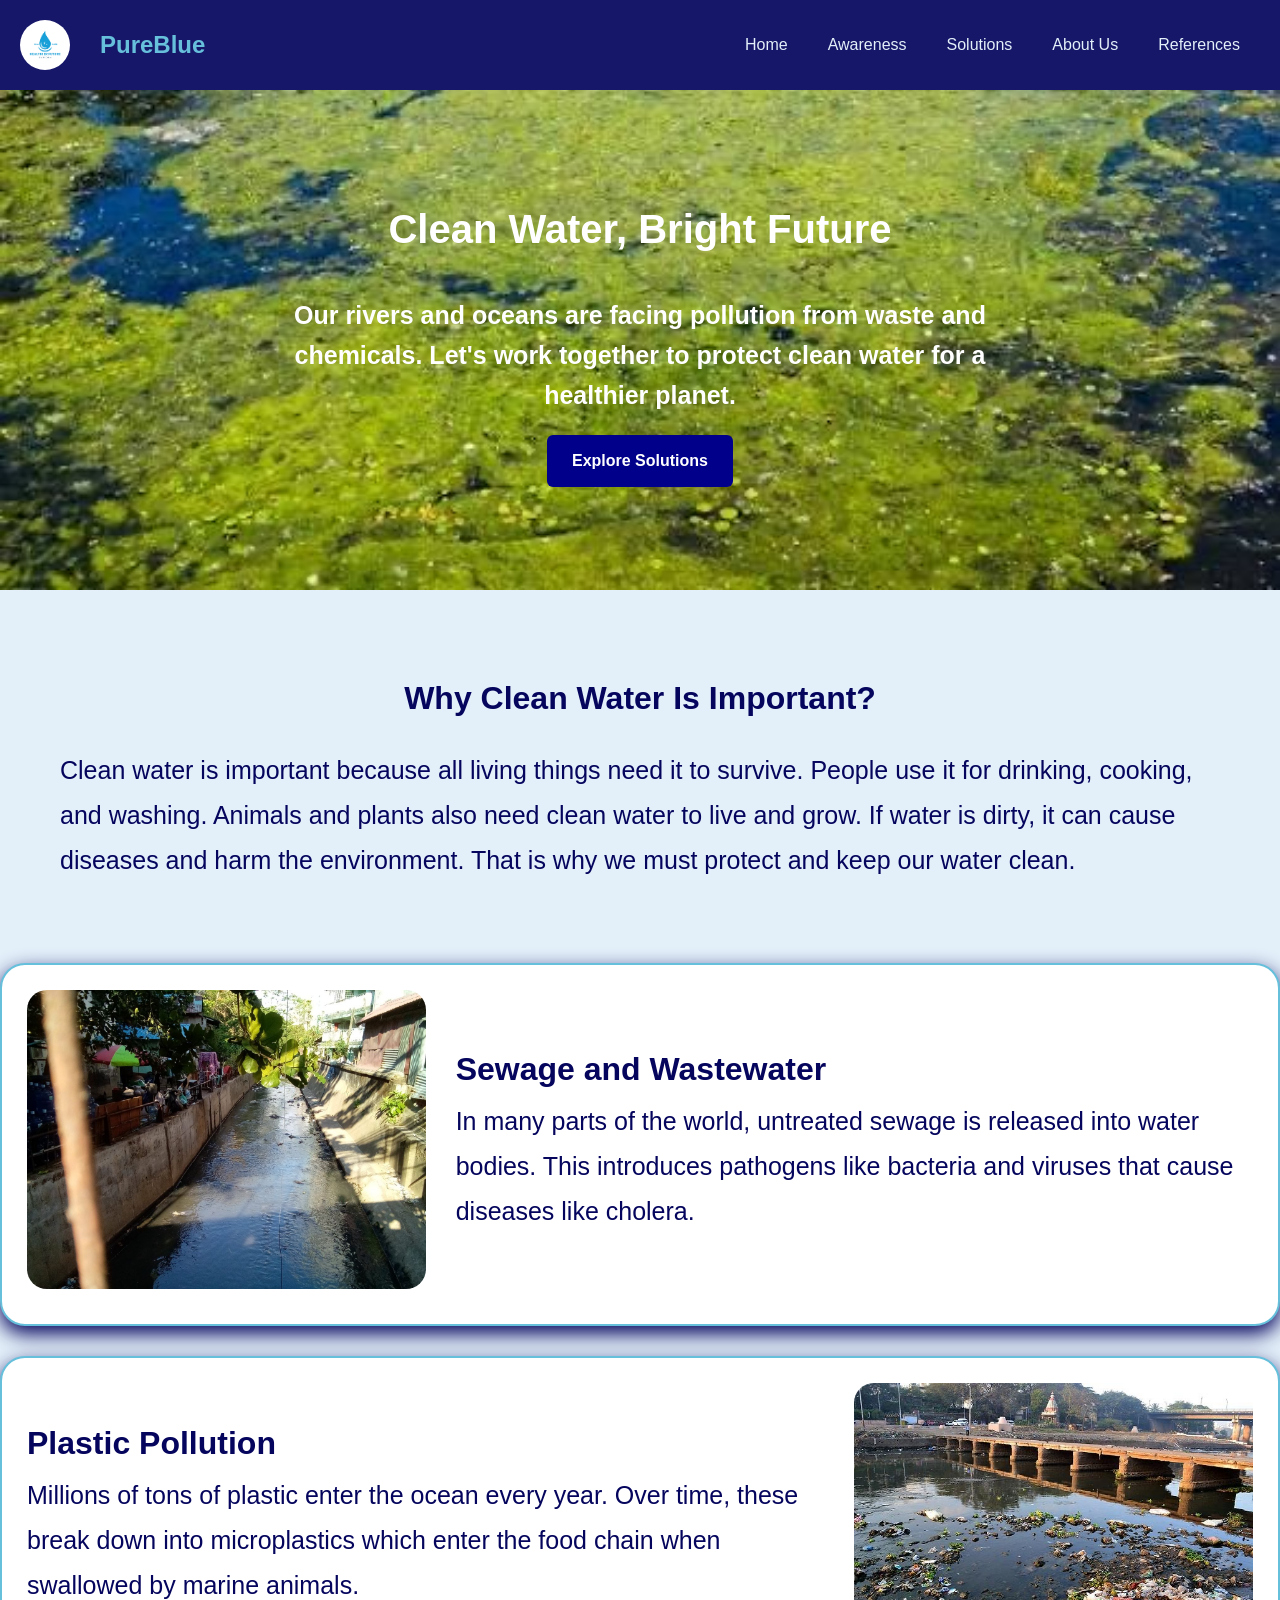
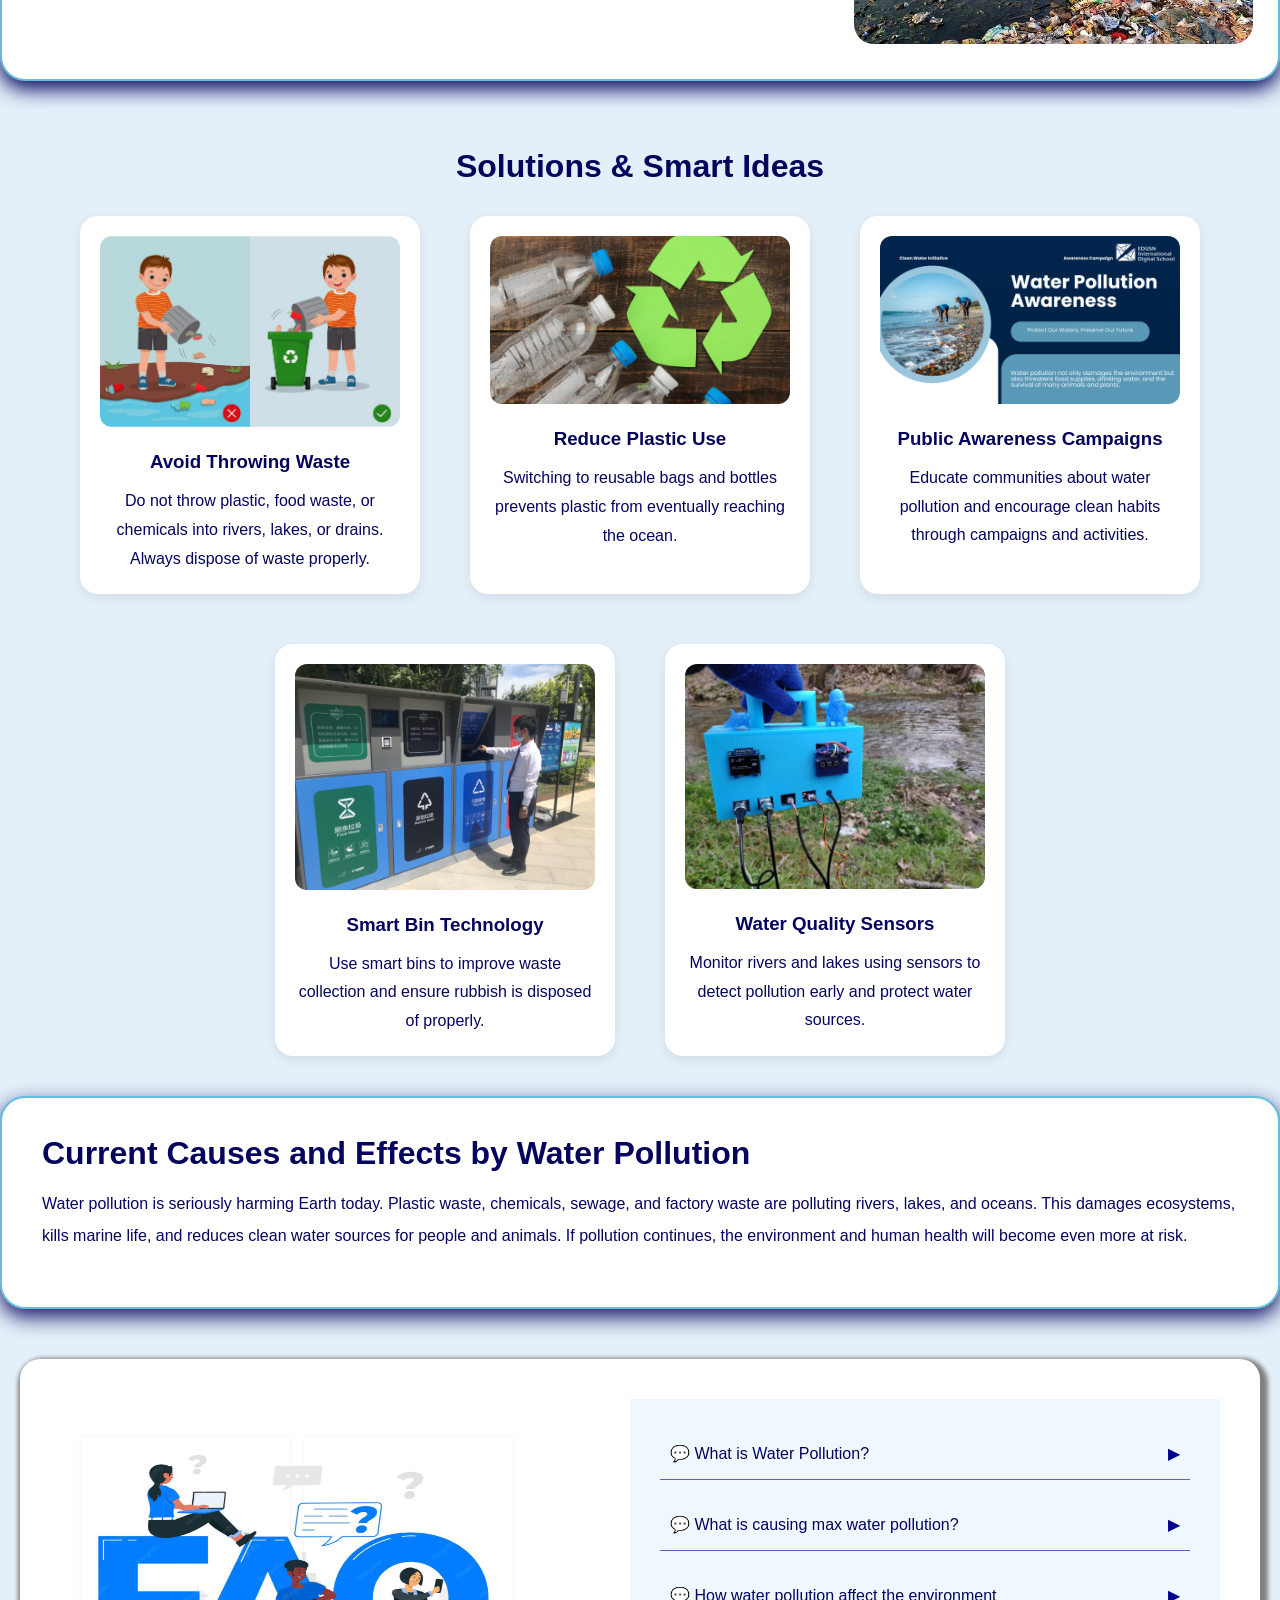
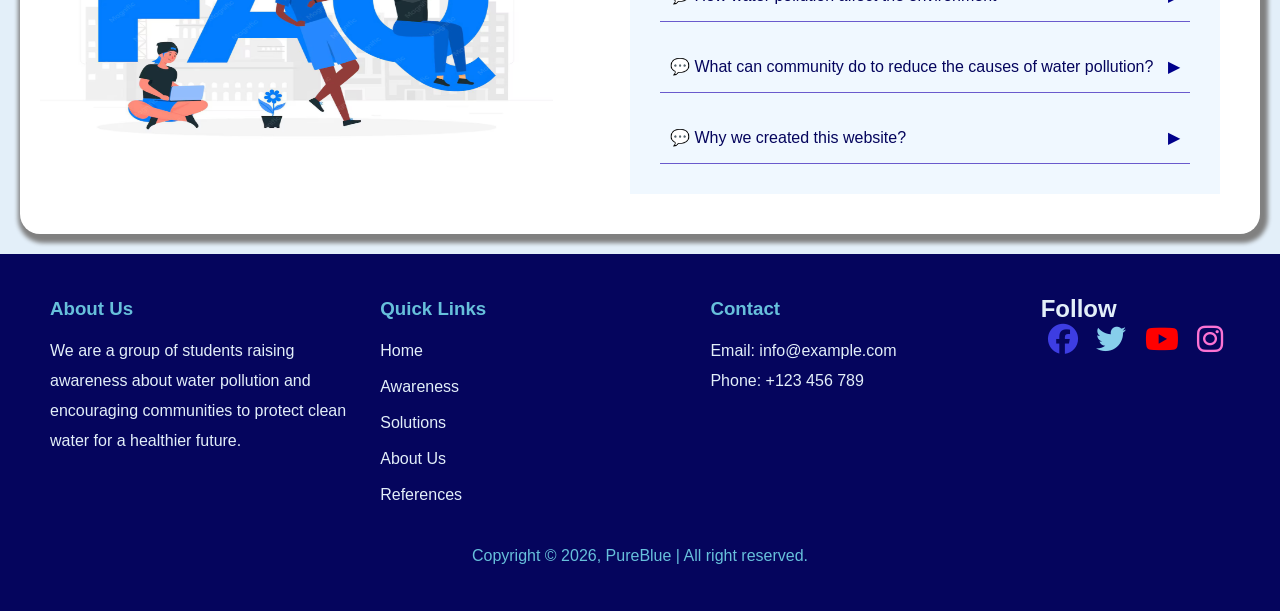
<file: index.html>
<!DOCTYPE html>
<html lang="en">
<head>
<meta charset="UTF-8">
<meta name="viewport" content="width=device-width, initial-scale=1.0">
<title>Homepage Draft</title>

<!-- External CSS File -->
<link rel="icon" href="Photo/logo.png">
<link rel="stylesheet" href="style.css">
<link rel="stylesheet" href="https://cdnjs.cloudflare.com/ajax/libs/font-awesome/6.5.0/css/all.min.css">
<link rel="menu" href="2.awareness.html">
<link rel="menu" href="3.solution.html">
<link rel="menu" href="4.aboutus.html">
<link rel="menu" href="5.reference.html">

</head>
<body>
<!-- Header -->
    <div class="navbar">
        <div class="logo">
            <img src="Photo/logo.png" alt="Logo">
            <h2>PureBlue</h2>
        </div>
        <ul type="none" class="menu">
            <li><a href="index.html">Home</a></li>
            <li><a href="2.awareness.html">Awareness</a></li>
            <li><a href="3.solution.html">Solutions</a></li>
            <li><a href="4.aboutus.html">About Us</a></li>
            <li><a href="5.reference.html">References</a></li>
        </ul>
    </div>


<!--Hero-->
<div class="home-hero">
    <div class="hero-text">
        <h1>Clean Water, Bright Future</h1>
        <p>Our rivers and oceans are facing pollution from waste and chemicals. Let's work together to protect clean water for a healthier planet.</p>
        <a href="3.solution.html" class="hero-btn">Explore Solutions</a>
    </div>
</div>

<!-- Main Content -->
<!--Why Matter?-->
    <div class="why-content">
        <h2>Why Clean Water Is Important?</h2>
        <p>Clean water is important because all living things need it to survive. People use it for drinking, cooking, and washing. Animals and plants also need clean water to live and grow. If water is dirty, it can cause diseases and harm the environment. That is why we must protect and keep our water clean.</p>
    </div>

<!-- Section One -->
    <div class="card">
        <div class="image-box">
            <img src="Photo/polluted drainage.jpg" alt="Photo">
        </div>
        <div class="text-box">
            <h2>Sewage and Wastewater</h2>
            <p>In many parts of the world, untreated sewage is released into water bodies. This introduces pathogens like bacteria and viruses that cause diseases like cholera.</p>
        </div>
    </div>

<!-- Section Two -->
    <div class="card reverse">
        <div class="image-box">
            <img src="Photo/trashed polluted.jpeg" alt="">
        </div>
        <div class="text-box">
            <h2>Plastic Pollution</h2>
            <p>Millions of tons of plastic enter the ocean every year. Over time, these break down into microplastics which enter the food chain when swallowed by marine animals.</p>
        </div>
    </div>


<!-- Middle Section/ Solutions -->
<div solution class="sol-container">

    <h2>Solutions & Smart Ideas</h2>

    <div class="sol-cards">
        <!-- CARD 1 -->
         <div class="solution-card">
            <div class="solution-image">
                <img src="Photo/Trowing trash.jpg" alt="Plastic Use">
            </div>
            <div class="solution-content">
                <h3>Avoid Throwing Waste</h3>
                <p>Do not throw plastic, food waste, or chemicals into rivers, lakes, or drains. Always dispose of waste properly.</p>
            </div>
        </div>
        <!-- CARD 2 -->
         <div class="solution-card">
            <div class="solution-image">
                <img src="Photo/reduce plastic.jpg" alt="Plastic Use">
            </div>
            <div class="solution-content">
                <h3>Reduce Plastic Use</h3>
                <p>Switching to reusable bags and bottles prevents plastic from eventually reaching the ocean.</p>
            </div>
        </div>
        <!-- CARD 3 -->
         <div class="solution-card">
            <div class="solution-image">
                <img src="Photo/awareness.jpg" alt="Smart Bin">
            </div>
            <div class="solution-content">
                <h3>Public Awareness Campaigns</h3>
                <p>Educate communities about water pollution and encourage clean habits through campaigns and activities.</p>
            </div>
        </div>
        <!-- CARD 4 -->
         <div class="solution-card">
            <div class="solution-image">
                <img src="Photo/smartbin.jpg" alt="Smart Bin">
            </div>
            <div class="solution-content">
                <h3>Smart Bin Technology</h3>
                <p>Use smart bins to improve waste collection and ensure rubbish is disposed of properly.</p>
            </div>
        </div>
        
        <!-- CARD 5 -->
         <div class="solution-card">
            <div class="solution-image">
                <img src="Photo/watersensor.jpg" alt="Smart Bin">
            </div>
            <div class="solution-content">
                <h3>Water Quality Sensors</h3>
                <p>Monitor rivers and lakes using sensors to detect pollution early and protect water sources.</p>
            </div>
        </div>
    </div>
</div>


<!-- Bottom Section -->
    <div class="bottom-section">
        <h2>Current Causes and Effects by Water Pollution</h2>
        <p>Water pollution is seriously harming Earth today. Plastic waste, chemicals, sewage, and factory waste are polluting rivers, lakes, and oceans. This damages ecosystems, kills marine life, and reduces clean water sources for people and animals. If pollution continues, the environment and human health will become even more at risk.</p>
    </div>

</div>

<!--Faq Section-->
    <div class="faq-container">
        <div class="faq-image">
            <img src="Photo/Faq.jpg" alt="faq photo">
        </div>
        <div class="faq-questions">
            <details>
                <summary>💬 What is Water Pollution?</summary>
                <p>❓ Water pollution happens when harmful substances such as trash, chemicals, oil, or sewage contaminate rivers, lakes, oceans, and other water sources, making the water unsafe for humans, animals, and plants.</p>
            </details>
            <details>
                <summary>💬 What is causing max water pollution?</summary>
                <p>❓ The main causes of water pollution include plastic waste, industrial chemicals, sewage disposal, agricultural pesticides, oil spills, and littering.</p>
            </details>
            <details>
                <summary>💬 How water pollution affect the environment</summary>
                <p>❓ Water pollution harms aquatic animals and plants, destroys ecosystems, reduces water quality, and can also affect human health through contaminated water and food sources.</p>
            </details>
            <details>
                <summary>💬 What can community do to reduce the causes of water pollution?</summary>
                <p>❓ Communities can reduce water pollution by properly disposing of waste, reducing plastic use, joining clean-up activities, recycling, spreading awareness, and supporting environmental protection programs.</p>            
            </details>
            <details>
                <summary>💬 Why we created this website?</summary>
                <p>❓ We created this website to raise awareness about water pollution and encourage people to take action in protecting clean water for a healthier environment and future.</p>
            </details>
        </div>
    </div>

<!--Footer-->
<footer>
    <div class="footer-content">


<!-- About -->        
        <div class="footer-section">
            <h3>About Us</h3>
            <p>We are a group of students raising awareness about water pollution and encouraging communities to protect clean water for a healthier future.</p>
        </div>

<!-- Quick Links -->
        <div class="footer-section">
            <h3>Quick Links</h3>
            <a href="index.html">Home</a>
            <a href="2.awareness.html">Awareness</a>
            <a href="3.solution.html">Solutions</a>
            <a href="4.aboutus.html">About Us</a>
            <a href="5.reference.html">References</a>
        </div>

<!-- Contact -->
        <div class="footer-section">
            <h3>Contact</h3>
            <p>Email: info@example.com</p>
            <p>Phone: +123 456 789</p>
        </div>

            <div class="social-icons">
                <h2>Follow</h2>
                <a href="#" class="facebook"><i class="fab fa-facebook"></i></a>
                <a href="#" class="twitter"><i class="fab fa-twitter"></i></a>
                <a href="#" class="youtube"><i class="fab fa-youtube"></i></a>
                <a href="#" class="instagram"><i class="fab fa-instagram"></i></a>
            </div>
        </div>

    </div>

<!-- Copyright -->
    <div class="copyright">
        Copyright © 2026, PureBlue | All right reserved.
    </div>
</footer>
</body>
</html>
</file>
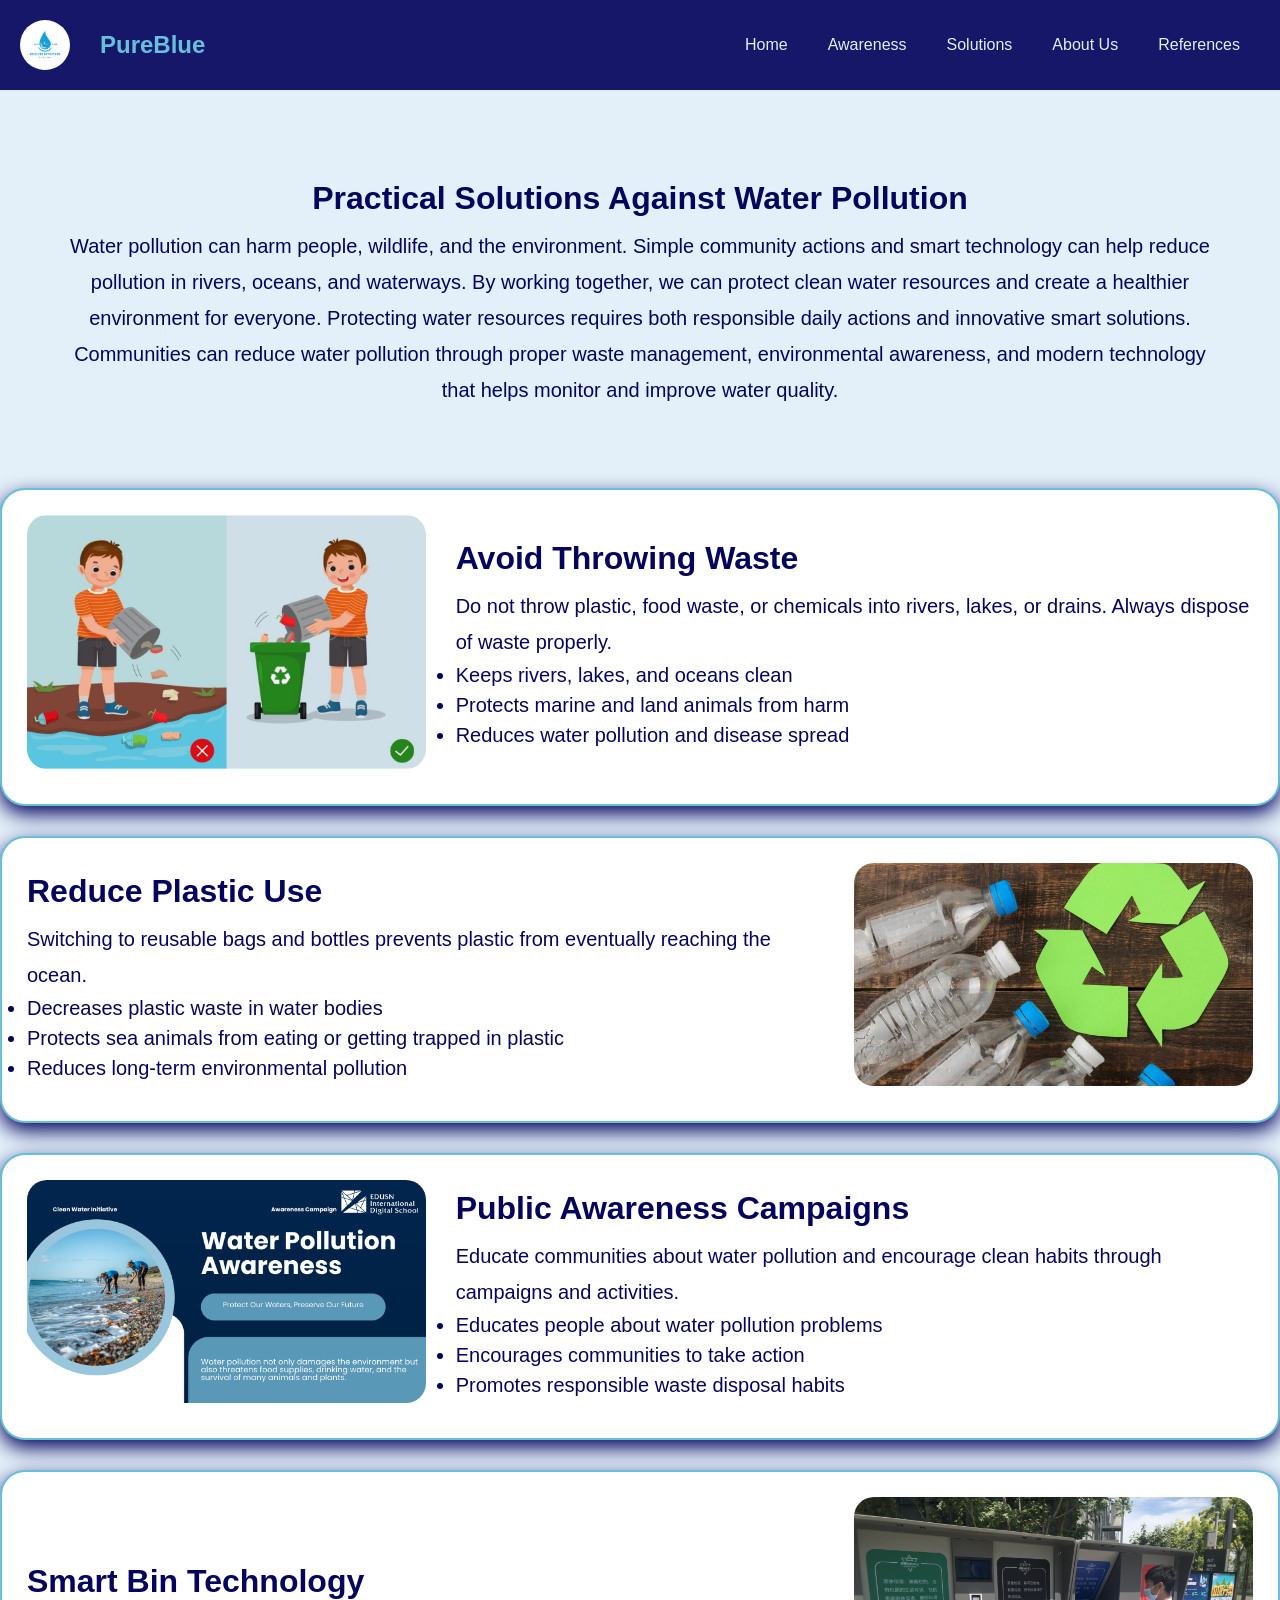
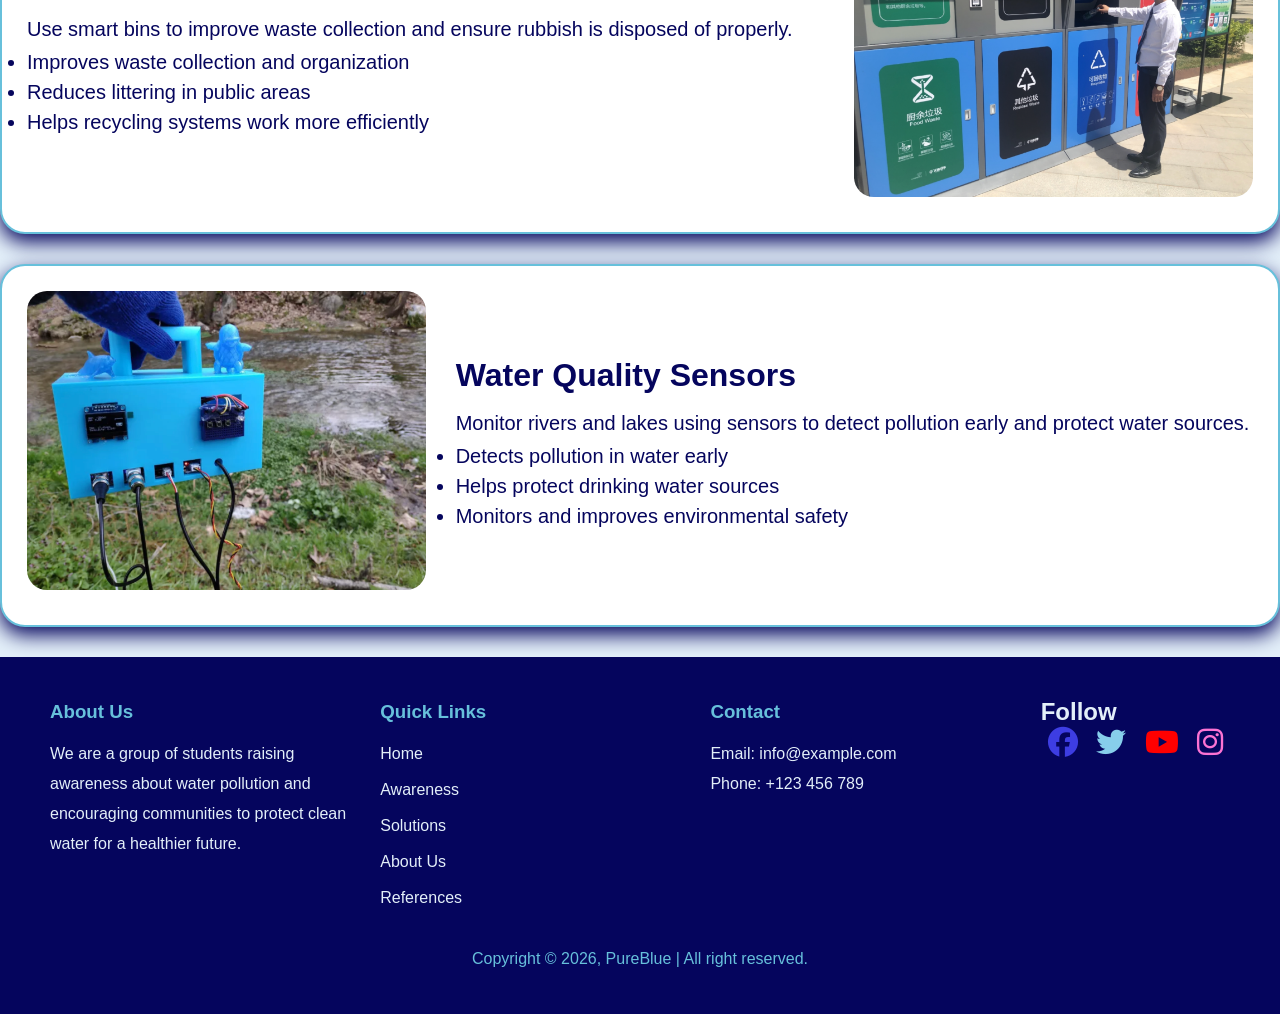
<file: 3.solution.html>
<!DOCTYPE html>
<html lang="en">
<head>
<meta charset="UTF-8">
<meta name="viewport" content="width=device-width, initial-scale=1.0">
<title>Homepage Draft</title>

<!-- External CSS File -->
<link rel="icon" href="Photo/logo.png">
<link rel="stylesheet" href="https://cdnjs.cloudflare.com/ajax/libs/font-awesome/6.5.0/css/all.min.css">
<link rel="stylesheet" href="3.style.css">
<link rel="menu" href="index.html">
<link rel="menu" href="2.awareness.html">
<link rel="menu" href="4.aboutus.html">
<link rel="menu" href="5.reference.html">


</head>
<body>
<!-- Header -->
    <div class="navbar">
        <div class="logo">
            <img src="Photo/logo.png" alt="Logo">
            <h2>PureBlue</h2>
        </div>
        <ul type="none" class="menu">
            <li><a href="index.html">Home</a></li>
            <li><a href="2.awareness.html">Awareness</a></li>
            <li><a href="3.solution.html">Solutions</a></li>
            <li><a href="4.aboutus.html">About Us</a></li>
            <li><a href="5.reference.html">References</a></li>
        </ul>
    </div>

<!--Main-->
<div class="why-content">
        <h1>Practical Solutions Against Water Pollution</h1>
        <p>Water pollution can harm people, wildlife, and the environment. Simple community actions and smart technology can help reduce pollution in rivers, oceans, and waterways. By working together, we can protect clean water resources and create a healthier environment for everyone. Protecting water resources requires both responsible daily actions and innovative smart solutions. Communities can reduce water pollution through proper waste management, environmental awareness, and modern technology that helps monitor and improve water quality.</p>
    </div>

    <!-- solution 1 -->
    <div class="card">
        <div class="image-box">
            <img src="Photo/Trowing trash.jpg" alt="Photo">
        </div>
        <div class="text-box">
            <h2>Avoid Throwing Waste</h2>
            <p>Do not throw plastic, food waste, or chemicals into rivers, lakes, or drains. Always dispose of waste properly.</p>
            <ul>
                <li>Keeps rivers, lakes, and oceans clean</li>
                <li>Protects marine and land animals from harm</li>
                <li>Reduces water pollution and disease spread</li>
            </ul>
        </div>
    </div>

    <!-- solution 2 -->
    <div class="card reverse">
        <div class="image-box">
            <img src="Photo/reduce plastic.jpg" alt="">
        </div>
        <div class="text-box">
            <h2>Reduce Plastic Use</h2>
            <p>Switching to reusable bags and bottles prevents plastic from eventually reaching the ocean.</p>
            <ul>
                <li>Decreases plastic waste in water bodies</li>
                <li>Protects sea animals from eating or getting trapped in plastic</li>
                <li>Reduces long-term environmental pollution</li>
            </ul>
        </div>
    </div>

    <!-- solution 3 -->
    <div class="card">
        <div class="image-box">
            <img src="Photo/awareness.jpg" alt="">
        </div>
        <div class="text-box">
            <h2>Public Awareness Campaigns</h2>
            <p>Educate communities about water pollution and encourage clean habits through campaigns and activities.</p>
            <ul>
                <li>Educates people about water pollution problems</li>
                <li>Encourages communities to take action</li>
                <li>Promotes responsible waste disposal habits</li>
            </ul>
        </div>
    </div>

    <!-- solution 4 -->
    <div class="card reverse">
        <div class="image-box">
            <img src="Photo/smartbin.jpg" alt="Photo">
        </div>
        <div class="text-box">
            <h2>Smart Bin Technology</h2>
            <p>Use smart bins to improve waste collection and ensure rubbish is disposed of properly.</p>
            <ul>
                <li>Improves waste collection and organization</li>
                <li>Reduces littering in public areas</li>
                <li>Helps recycling systems work more efficiently</li>
            </ul>
        </div>
    </div>

    <!-- solution 5 -->
    <div class="card">
        <div class="image-box">
            <img src="Photo/watersensor.jpg" alt="Photo">
        </div>
        <div class="text-box">
            <h2>Water Quality Sensors</h2>
            <p>Monitor rivers and lakes using sensors to detect pollution early and protect water sources.</p>
            <ul>
                <li>Detects pollution in water early</li>
                <li>Helps protect drinking water sources</li>
                <li>Monitors and improves environmental safety</li>
            </ul>
        </div>
    </div>

<!--Footer-->
<footer>
    <div class="footer-content">


<!-- About -->        
        <div class="footer-section">
            <h3>About Us</h3>
            <p>We are a group of students raising awareness about water pollution and encouraging communities to protect clean water for a healthier future.</p>
        </div>

<!-- Quick Links -->
        <div class="footer-section">
            <h3>Quick Links</h3>
            <a href="index.html">Home</a>
            <a href="2.awareness.html">Awareness</a>
            <a href="3.solution.html">Solutions</a>
            <a href="4.aboutus.html">About Us</a>
            <a href="5.reference.html">References</a>
        </div>

<!-- Contact -->
        <div class="footer-section">
            <h3>Contact</h3>
            <p>Email: info@example.com</p>
            <p>Phone: +123 456 789</p>
        </div>

            <div class="social-icons">
                <h2>Follow</h2>
                <a href="#" class="facebook"><i class="fab fa-facebook"></i></a>
                <a href="#" class="twitter"><i class="fab fa-twitter"></i></a>
                <a href="#" class="youtube"><i class="fab fa-youtube"></i></a>
                <a href="#" class="instagram"><i class="fab fa-instagram"></i></a>
            </div>
        </div>

    </div>

<!-- Copyright -->
    <div class="copyright">
        Copyright © 2026, PureBlue | All right reserved.
    </div>
</footer>
</body>
</html>
</file>
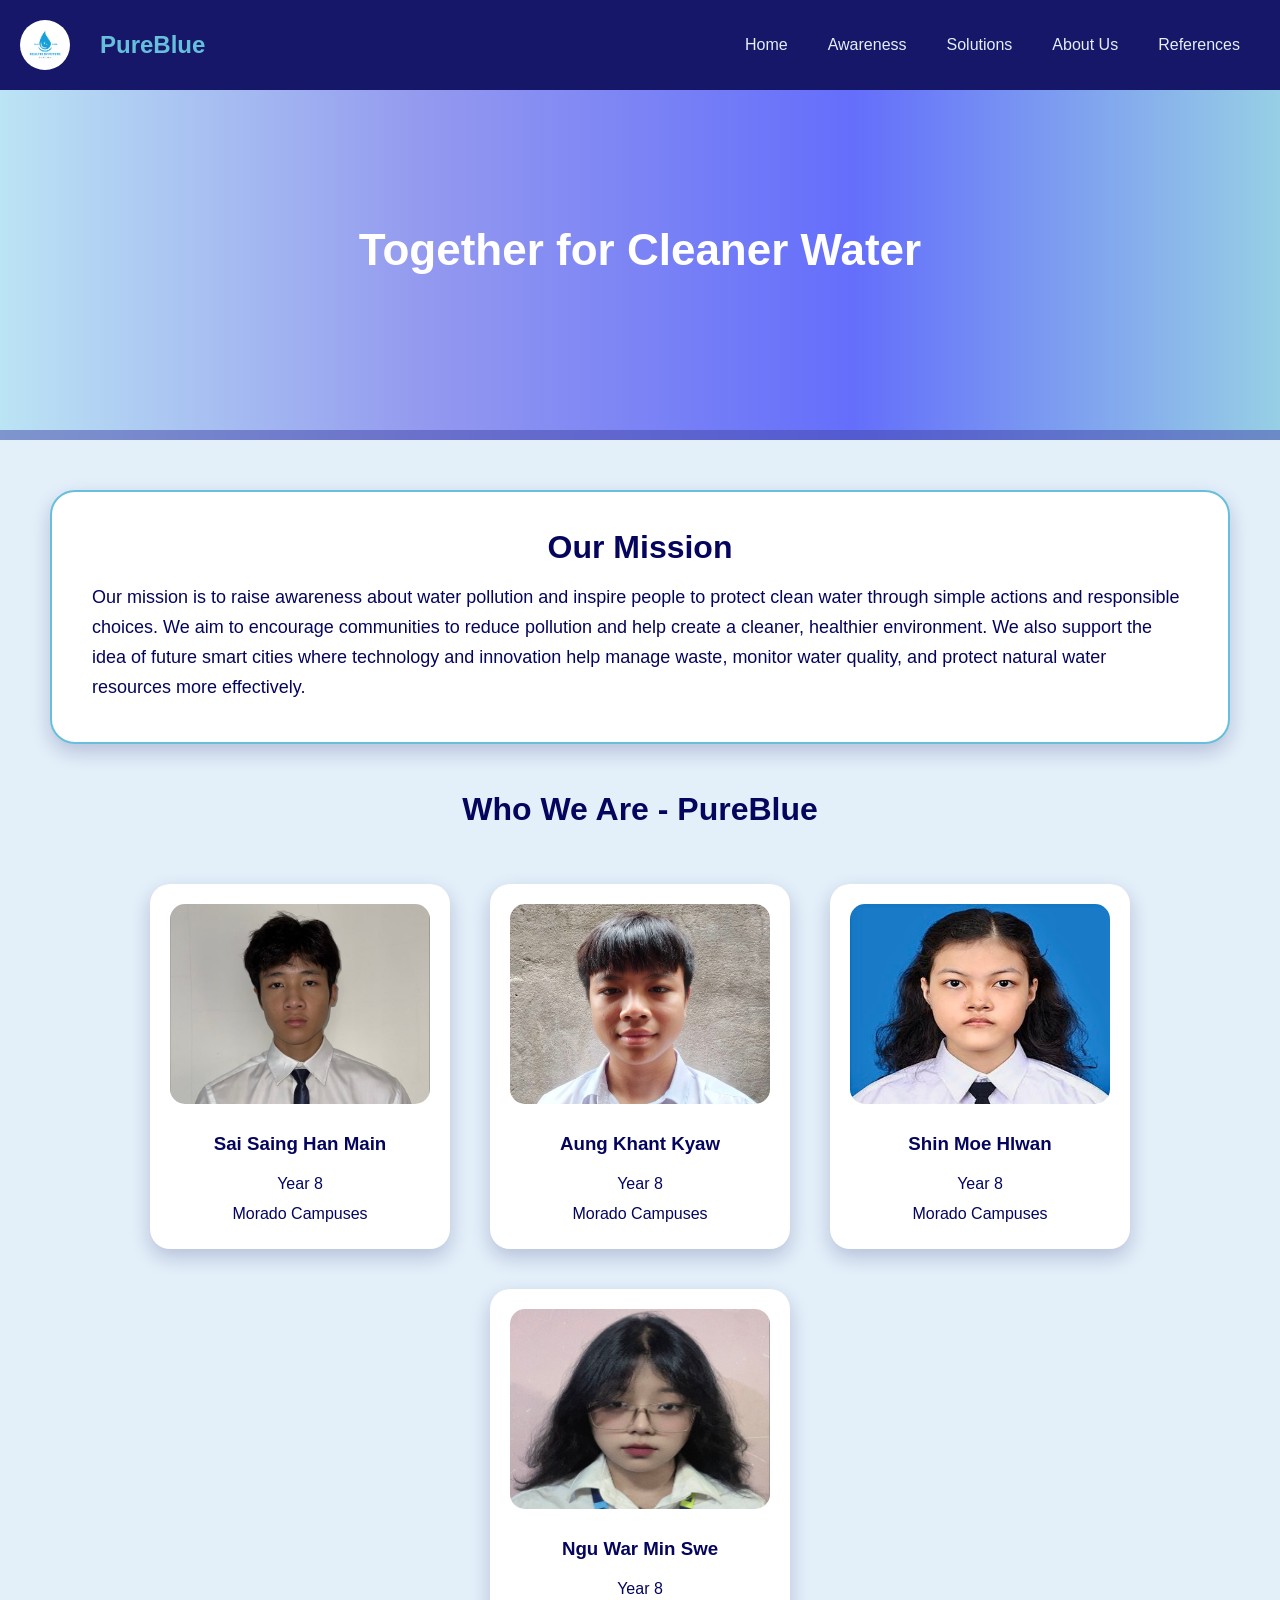
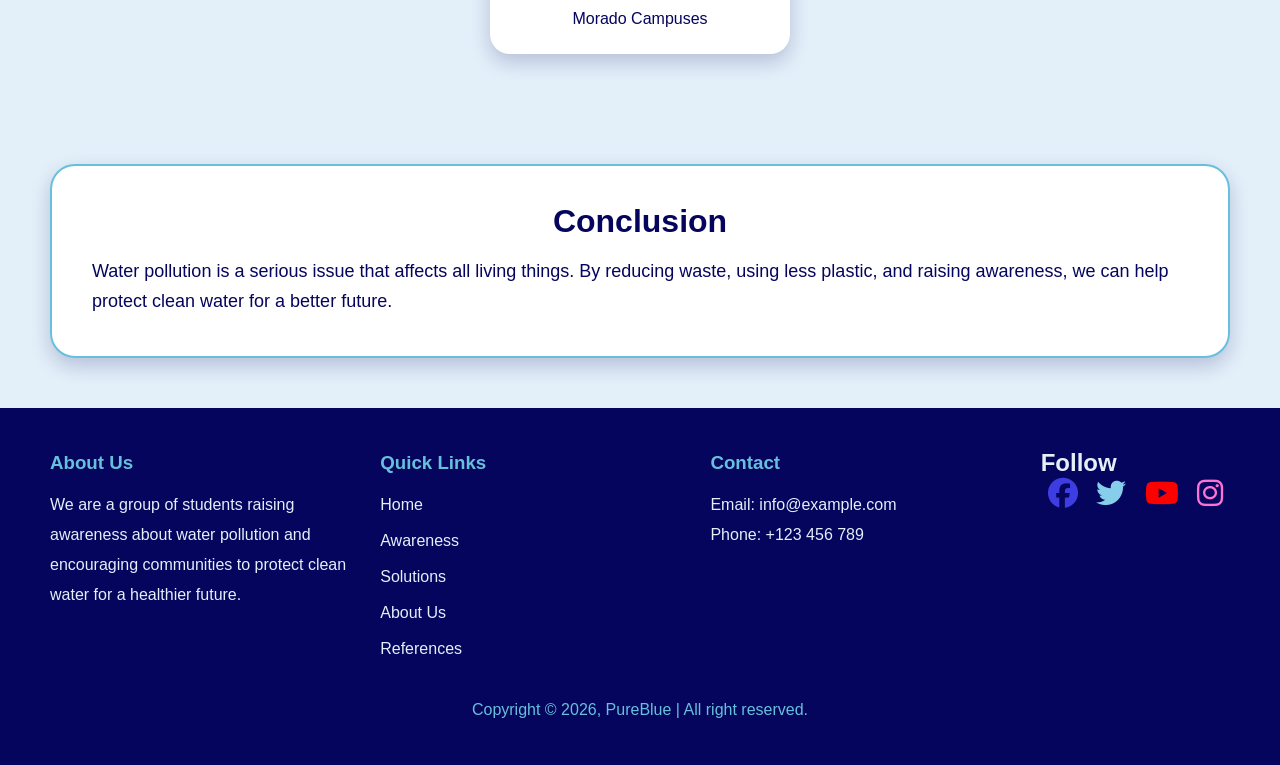
<file: 4.aboutus.html>
<!DOCTYPE html>
<html lang="en">
<head>
<meta charset="UTF-8">
<meta name="viewport" content="width=device-width, initial-scale=1.0">
<title>About Us | PureBlue</title>

<link rel="icon" href="Photo/logo.png">
<link rel="stylesheet" href="https://cdnjs.cloudflare.com/ajax/libs/font-awesome/6.5.0/css/all.min.css">
<link rel="stylesheet" href="4.style.css">
<link rel="menu" href="index.html">
<link rel="menu" href="2.awareness.html">
<link rel="menu" href="3.solution.html">
<link rel="menu" href="5.reference.html">


</head>
<body>
<!-- Header -->
    <div class="navbar">
        <div class="logo">
            <img src="Photo/logo.png" alt="Logo">
            <h2>PureBlue</h2>
        </div>
        <ul type="none" class="menu">
            <li><a href="index.html">Home</a></li>
            <li><a href="2.awareness.html">Awareness</a></li>
            <li><a href="3.solution.html">Solutions</a></li>
            <li><a href="4.aboutus.html">About Us</a></li>
            <li><a href="5.reference.html">References</a></li>
        </ul>
    </div>

<!-- HERO SECTION -->
<div class="about-hero">
    <div class="hero-text">
        <h1>Together for Cleaner Water</h1>
    </div>
</div>

<!-- Mission SECTION -->
<div class="ab_aim">
    <h2>Our Mission</h2>

    <p>Our mission is to raise awareness about water pollution and inspire people to protect clean water through simple actions and responsible choices. We aim to encourage communities to reduce pollution and help create a cleaner, healthier environment. We also support the idea of future smart cities where technology and innovation help manage waste, monitor water quality, and protect natural water resources more effectively.</p>
</div>

<!-- TEAM SECTION -->
<h1 class="team-title">Who We Are - PureBlue</h1>

<div class="ab_img_cards">

    <div class="ab_card">
        <img src="Photo/saisainghanmain.jpg" alt="member1">
        <h3>Sai Saing Han Main</h3>
        <p>Year 8</p>
        <p>Morado Campuses</p>
    </div>

    <div class="ab_card">
        <img src="Photo/aungkhantkyaw.jpg" alt="member2">
        <h3>Aung Khant Kyaw</h3>
        <p>Year 8</p>
        <p>Morado Campuses</p>
    </div>

    <div class="ab_card">
        <img src="Photo/shinmoehlwan.jpg" alt="member3">
        <h3>Shin Moe Hlwan</h3>
        <p>Year 8</p>
        <p>Morado Campuses</p>
    </div>

    <div class="ab_card">
        <img src="Photo/nguwarminswe.jpg" alt="member4">
        <h3>Ngu War Min Swe</h3>
        <p>Year 8</p>
        <p>Morado Campuses</p>
    </div>

</div>
 
<!--Conclusion-->
<div class="conclusion">
    <h2>Conclusion</h2>

    <p>Water pollution is a serious issue that affects all living things. By reducing waste, using less plastic, and raising awareness, we can help protect clean water for a better future.</p>
</div>

<!-- FOOTER -->
<footer>
    <div class="footer-content"> 
 
<!-- About -->        
        <div class="footer-section">
            <h3>About Us</h3>
            <p>We are a group of students raising awareness about water pollution and encouraging communities to protect clean water for a healthier future.</p>
        </div>
 
<!-- Quick Links -->
        <div class="footer-section">
            <h3>Quick Links</h3>
            <a href="index.html">Home</a>
            <a href="2.awareness.html">Awareness</a>
            <a href="3.solution.html">Solutions</a>
            <a href="4.aboutus.html">About Us</a>
            <a href="5.reference.html">References</a>
        </div>
 
<!-- Contact -->
        <div class="footer-section">
            <h3>Contact</h3>
            <p>Email: info@example.com</p>
            <p>Phone: +123 456 789</p>
        </div>
 
            <div class="social-icons">
                <h2>Follow</h2>
                <a href="#" class="facebook"><i class="fab fa-facebook"></i></a>
                <a href="#" class="twitter"><i class="fab fa-twitter"></i></a>
                <a href="#" class="youtube"><i class="fab fa-youtube"></i></a>
                <a href="#" class="instagram"><i class="fab fa-instagram"></i></a>
            </div>
        </div>
 
    </div>
 
<!-- Copyright -->
    <div class="copyright">
        Copyright © 2026, PureBlue | All right reserved.
    </div>
 
</footer>

</body>
</html>
</file>
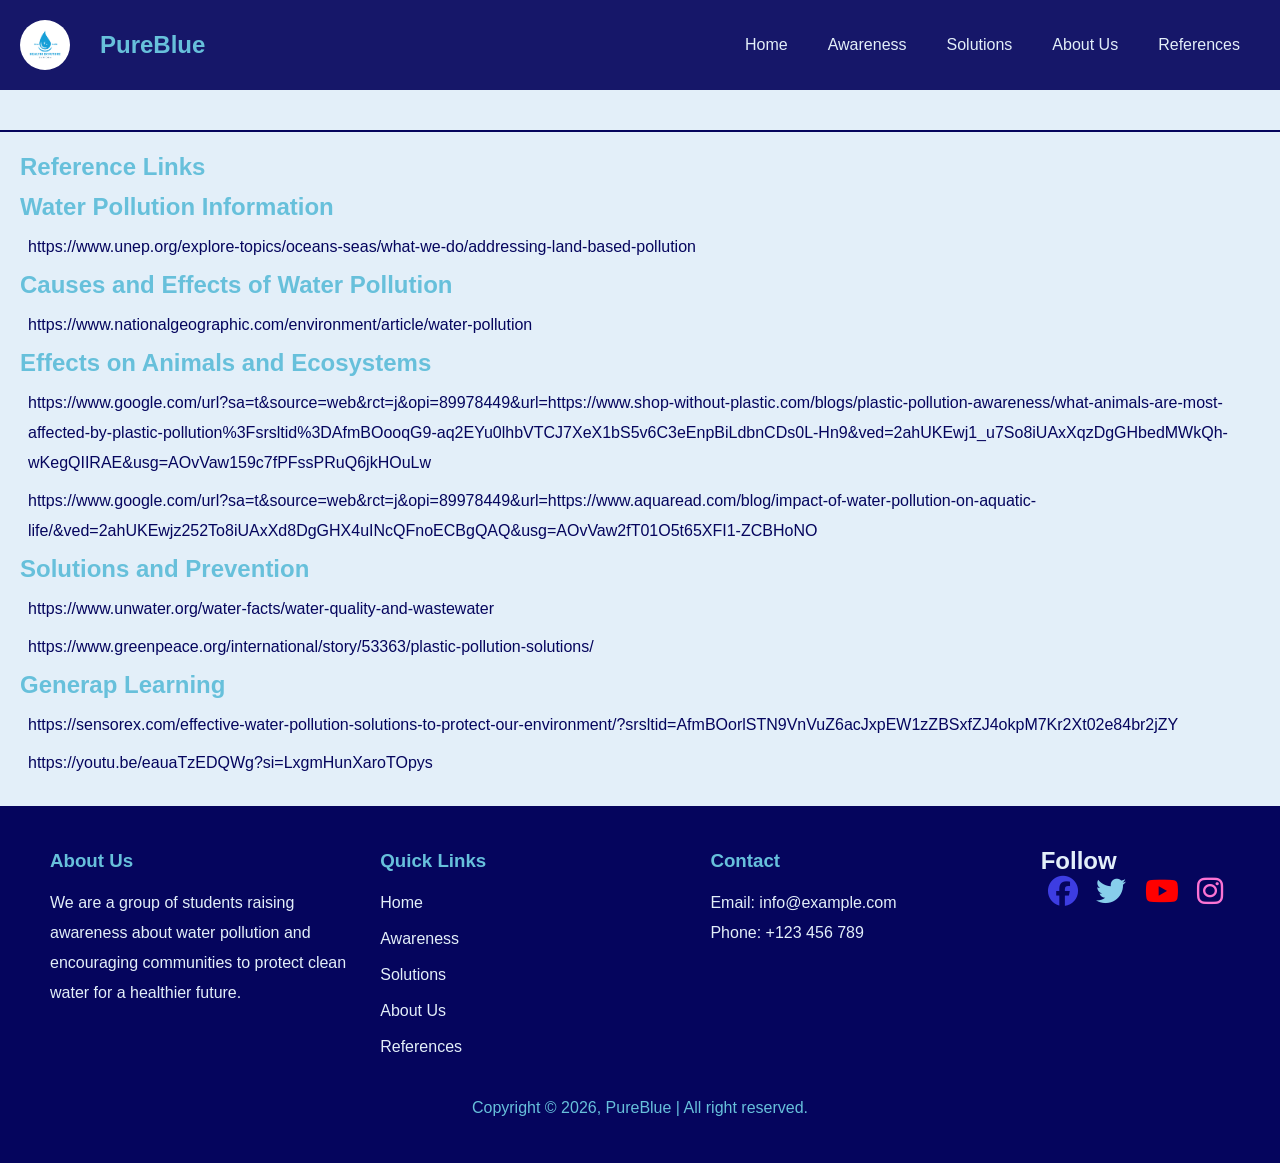
<file: 5.reference.html>
<!DOCTYPE html>
<html lang="en">
<head>
<meta charset="UTF-8">
<meta name="viewport" content="width=device-width, initial-scale=1.0">
<title>Homepage Draft</title>

<!-- External CSS File -->
<link rel="icon" href="Photo/logo.png">
<link rel="stylesheet" href="5.style.css">
<link rel="stylesheet" href="https://cdnjs.cloudflare.com/ajax/libs/font-awesome/6.5.0/css/all.min.css">
<link rel="menu" href="index.html">
<link rel="menu" href="2.project.html">
<link rel="menu" href="3.solution.html">
<link rel="menu" href="4.aboutus.html">

</head>
<body>
<!-- Header -->
    <div class="navbar">
        <div class="logo">
            <img src="Photo/logo.png" alt="Logo">
            <h2>PureBlue</h2>
        </div>
        <ul type="none" class="menu">
            <li><a href="index.html">Home</a></li>
            <li><a href="2.awareness.html">Awareness</a></li>
            <li><a href="3.solution.html">Solutions</a></li>
            <li><a href="4.aboutus.html">About Us</a></li>
            <li><a href="5.reference.html">References</a></li>
        </ul>
    </div>

<!--Links-->
<div class="references">
    <h2>Reference Links</h2>
    <ul>
        <h2>Water Pollution Information</h2>
        <li><a href="https://www.unep.org/explore-topics/oceans-seas/what-we-do/addressing-land-based-pollution"> https://www.unep.org/explore-topics/oceans-seas/what-we-do/addressing-land-based-pollution</a></li>

        <h2>Causes and Effects of Water Pollution</h2>
        <li><a href="https://www.nationalgeographic.com/environment/article/water-pollution">https://www.nationalgeographic.com/environment/article/water-pollution</a></li>

        <h2>Effects on Animals and Ecosystems</h2>
        <li><a href="https://www.google.com/url?sa=t&source=web&rct=j&opi=89978449&url=https://www.shop-without-plastic.com/blogs/plastic-pollution-awareness/what-animals-are-most-affected-by-plastic-pollution%3Fsrsltid%3DAfmBOooqG9-aq2EYu0lhbVTCJ7XeX1bS5v6C3eEnpBiLdbnCDs0L-Hn9&ved=2ahUKEwj1_u7So8iUAxXqzDgGHbedMWkQh-wKegQIIRAE&usg=AOvVaw159c7fPFssPRuQ6jkHOuLw">https://www.google.com/url?sa=t&source=web&rct=j&opi=89978449&url=https://www.shop-without-plastic.com/blogs/plastic-pollution-awareness/what-animals-are-most-affected-by-plastic-pollution%3Fsrsltid%3DAfmBOooqG9-aq2EYu0lhbVTCJ7XeX1bS5v6C3eEnpBiLdbnCDs0L-Hn9&ved=2ahUKEwj1_u7So8iUAxXqzDgGHbedMWkQh-wKegQIIRAE&usg=AOvVaw159c7fPFssPRuQ6jkHOuLw</a></li>

        <li><a href="https://www.google.com/url?sa=t&source=web&rct=j&opi=89978449&url=https://www.aquaread.com/blog/impact-of-water-pollution-on-aquatic-life/&ved=2ahUKEwjz252To8iUAxXd8DgGHX4uINcQFnoECBgQAQ&usg=AOvVaw2fT01O5t65XFI1-ZCBHoNO">https://www.google.com/url?sa=t&source=web&rct=j&opi=89978449&url=https://www.aquaread.com/blog/impact-of-water-pollution-on-aquatic-life/&ved=2ahUKEwjz252To8iUAxXd8DgGHX4uINcQFnoECBgQAQ&usg=AOvVaw2fT01O5t65XFI1-ZCBHoNO</a></li>

        <h2>Solutions and Prevention</h2>
        <li><a href="https://www.unwater.org/water-facts/water-quality-and-wastewater">https://www.unwater.org/water-facts/water-quality-and-wastewater</a></li>
        <li><a href="https://www.greenpeace.org/international/story/53363/plastic-pollution-solutions/">https://www.greenpeace.org/international/story/53363/plastic-pollution-solutions/</a></li>

        <h2>Generap Learning</h2>
        <li><a href="https://sensorex.com/effective-water-pollution-solutions-to-protect-our-environment/?srsltid=AfmBOorlSTN9VnVuZ6acJxpEW1zZBSxfZJ4okpM7Kr2Xt02e84br2jZY">https://sensorex.com/effective-water-pollution-solutions-to-protect-our-environment/?srsltid=AfmBOorlSTN9VnVuZ6acJxpEW1zZBSxfZJ4okpM7Kr2Xt02e84br2jZY</a></li>

        <li><a href="https://youtu.be/eauaTzEDQWg?si=LxgmHunXaroTOpys">https://youtu.be/eauaTzEDQWg?si=LxgmHunXaroTOpys</a></li>
    </ul>
</div>


<!--Footer-->
<footer>
    <div class="footer-content">


<!-- About -->        
        <div class="footer-section">
            <h3>About Us</h3>
            <p>We are a group of students raising awareness about water pollution and encouraging communities to protect clean water for a healthier future.</p>
        </div>

<!-- Quick Links -->
        <div class="footer-section">
            <h3>Quick Links</h3>
            <a href="index.html">Home</a>
            <a href="2.awareness.html">Awareness</a>
            <a href="3.solution.html">Solutions</a>
            <a href="4.aboutus.html">About Us</a>
            <a href="5.reference.html">References</a>
        </div>

<!-- Contact -->
        <div class="footer-section">
            <h3>Contact</h3>
            <p>Email: info@example.com</p>
            <p>Phone: +123 456 789</p>
        </div>

            <div class="social-icons">
                <h2>Follow</h2>
                <a href="#" class="facebook"><i class="fab fa-facebook"></i></a>
                <a href="#" class="twitter"><i class="fab fa-twitter"></i></a>
                <a href="#" class="youtube"><i class="fab fa-youtube"></i></a>
                <a href="#" class="instagram"><i class="fab fa-instagram"></i></a>
            </div>
        </div>

    </div>

<!-- Copyright -->
    <div class="copyright">
        Copyright © 2026, PureBlue | All right reserved.
    </div>
</footer>
</body>
</html>
</file>
<file: style.css>
* {
    margin: 0;
    padding: 0;
    box-sizing: border-box;
    font-family: Arial, sans-serif;
}

body {
    background-color: rgb(227, 239, 249);
    color: rgb(5, 5, 93);
    line-height: 30px;
}

/* Header */
.navbar {
    background-color: rgba(5, 5, 93, 0.92);
    display: flex;
    justify-content: space-between;
    align-items: center;
    color: rgb(103, 192, 219);
    padding: 20px;
    position: sticky;
    top: 0;
}

.logo {
    display: flex;
    align-items: center;
    gap: 30px;
}

.logo img {
  width: 50px;
  height: 50px;
  border-radius: 50%;
}

.menu{
    display: flex;
}

.menu li a {
    text-decoration: none;
    padding: 20px;
    color: rgb(227, 239, 249);
}

menu li a:hover {
    background-color: rgb(103, 192, 219);
    border-radius: 5px;
    padding: 10px;
}

/*Hero Section*/
.home-hero {
    display: flex;
    justify-content: center;
    align-items: center;
    background: url(Photo/factory\ waste1.jpeg) no-repeat center bottom;
    background-size: cover;
    height: 500px;
    margin-bottom: 30px;
}
.hero-text{

    width: 900px;
    margin: 10px;
    padding: 30px;
    text-align: center;
    color: white;
    line-height: 1.8;
    font-weight: bold;
}
.hero-text h1 {
    font-size: 40px;
    margin-bottom: 30px;
}

.hero-text p {
    max-width: 750px;
    margin: auto;
    line-height: 1.6;
    font-size: 25px;
    color: white;
}
.hero-btn {
    display: inline-block;
    margin-top: 20px;
    padding: 12px 25px;
    background-color: darkblue;
    color: white;
    text-decoration: none;
    border-radius: 6px;
}

/* Main */
.content {
    max-width: 1200px;
    margin: auto;
    padding: 120px 30px 40px;
}

.why-content {
    padding: 50px;
    margin: 30px 10px;
    line-height: 1.8;
    text-align: center;
}
.why-content h2{
    margin-bottom: 20px;
    font-size: 2rem;
}
.why-content p{
    font-size: 25px;
    text-align: left;
}

/* Cards */
.card {
    display: flex;
    justify-content: space-between;
    align-items: center;
    background: white;
    border: 2px solid rgb(103, 192, 219);
    border-radius: 25px;
    padding: 25px;
    margin-bottom: 30px;
    min-height: 250px;
    box-shadow: 0 8px 20px rgb(5, 5, 93);
    gap: 30px;
}

.card.reverse {
    flex-direction: row-reverse;
}

.image-box {
    flex: 1;
}

.image-box img{
    width: 100%;
    border-radius: 20px;
}

.text-box {
    flex: 2;
}

.text-box h2 {
    font-size: 2rem;
    margin-bottom: 15px;
    color: rgb(5, 5, 93);
}

.text-box p {
    font-size: 25px;
    line-height: 1.8;
    color: rgb(5, 5, 93);
}

/* Middle */
.middle-section {
    display: flex;
    gap: 20px;
    margin: 40px 0;
}

.small-box {
    flex: 1;
    height: 220px;
    background: white;
    border: 2px solid rgb(103, 192, 219);
    border-radius: 25px;
    display: flex;
    align-items: center;
    justify-content: center;
    font-size: 1.5rem;
    color: rgb(5, 5, 93);
    box-shadow: 0 8px 20px rgba(5, 5, 93, 0.92);
}
.small-box img{
    width: 100%;
}
/*Solutions*/
.sol-container{
    padding: 40px 20px;
    text-align: center;
}

.sol-container h2 {
    font-size: 2rem;
    margin-bottom: 15px;
    color: rgb(5, 5, 93);
}

.sol-container p {
    max-width: 800px;
    margin: auto;
    line-height: 1.8;
    color: rgb(5, 5, 93);
}

/* CARD WRAPPER */
.sol-cards{
    display:flex;
    justify-content:center;
    gap:50px;
    flex-wrap:wrap;
    margin-top:35px;
}

/* CARD */
.solution-card{
    width:340px;
    background:white;
    border-radius:18px;
    padding:20px;
    box-shadow:0 4px 12px rgba(0,0,0,0.08);
    transition:0.3s;
    text-align:center;
}

.solution-card:hover{
    transform:translateY(-10px);
}

/* IMAGE BOX */
.solution-image{
    background:#eef9f0;
/*    padding:15px;*/
    border-radius:15px;
}

.solution-image img{
    width:100%;
    border-radius:12px;
    display:block;
}

/* CONTENT */
.solution-content{
    margin-top:20px;
}

.solution-content h3{
    color: rgb(5, 5, 93);
    margin-bottom:10px;
}

.solution-content p{
    line-height: 1.8;
    color: rgb(5, 5, 93);
}


/* Bottom */
.bottom-section {
    background: white;
    border: 2px solid rgb(103, 192, 219);
    border-radius: 25px;
    padding: 40px;
    margin-bottom: 50px;
    box-shadow: 0 8px 20px rgba(5, 5, 93, 0.92);
}

.bottom-section h2 {
    font-size: 2rem;
    margin-bottom: 20px;
}

.bottom-section p {
    line-height: 2;
    margin-bottom: 15px;
}

/*Faq*/

.faq-container{
    display: flex;
    background-color: white;
    justify-content: space-between;
    align-items: center;
    padding: 20px;
    margin: 20px;
    box-shadow: 3px 4px 4px 5px grey;
    border-radius: 20px;
}
.faq-image, .faq-questions{
    flex: 1;
}
.faq-image img{
    width: 90%;
    height: 400px;
}
.faq-questions{
    background-color: aliceblue;
    padding: 10px;
    margin: 20px;
}
.faq-questions details{
    background-color: aliceblue;
    border-bottom: 1px solid slateblue;
    margin: 20px;
    padding: 10px;
}
.faq-questions details p{
    background-color: white;
    border-left: 5px solid darkblue;
    border-radius: 10px;
    padding: 20px;
}
.faq-questions details summary{
    list-style: none;
    display: flex;
    justify-content: space-between;
}
.faq-questions details summary::after{
    content: "▶";
    color: darkblue;
    transition: 0.5s;
}
.faq-questions details:open summary::after{
    transform: rotate(90deg);
}

/* Footer */
footer {
    background: rgb(5, 5, 93);
    color: rgb(227, 239, 249);
    padding: 40px 50px;
}

.footer-content {
    max-width: 1200px;
    margin: auto;
    display: flex;
    justify-content: space-between;
    flex-wrap: wrap;
    gap: 30px;
}

.footer-section {
    flex: 1;
    min-width: 200px;
}

.footer-section h3 {
    margin-bottom: 12px;
    color: rgb(103, 192, 219);
}

.footer-section p,
.footer-section a {
    color: rgb(227, 239, 249);
    text-decoration: none;
}

.footer-section a {
    display: block;
    color: rgb(227, 239, 249);
    text-decoration: none;
    margin: 6px 0;
    transition: 0.3s;
}

.footer-section a:hover {
    color: rgb(103, 192, 219);
}

/*social icon*/
.social-icons a{
    font-size: 30px;
    margin: 7px;
}
.facebook i{
    color: rgb(61, 61, 226);
}
.twitter i{
    color: skyblue;
}
.youtube i{
    color: red;
}
.instagram i{
    color: rgb(252, 115, 211);
}
.social-icos a i:hover{
    transform: scale(1.2);
}
/*copyright*/
.copyright {
    text-align: center;
    margin-top: 25px;
    color: rgb(103, 192, 219);
}

/* Responsive */
@media (max-width: 768px) {
    .navbar,
    .card,
    .card.reverse,
    .middle-section,
    .footer-content {
        flex-direction: column;
    }

    .image-box,
    .text-box {
        width: 100%;
    }

    .image-box {
        margin-bottom: 20px;
    }

    nav ul {
        flex-direction: column;
        align-items: center;
        margin-top: 15px;
    }
}
</file>
<file: 3.style.css>
* {
    margin: 0;
    padding: 0;
    box-sizing: border-box;
    font-family: Arial, sans-serif;
}

body {
    background-color: rgb(227, 239, 249);
    color: rgb(5, 5, 93);
    line-height: 30px;
}

/* Header */
.navbar {
    background-color: rgba(5, 5, 93, 0.92);
    display: flex;
    justify-content: space-between;
    align-items: center;
    color: rgb(103, 192, 219);
    padding: 20px;
    position: sticky;
    top: 0;
}

.logo {
    display: flex;
    align-items: center;
    gap: 30px;
}

.logo img {
  width: 50px;
  height: 50px;
  border-radius: 50%;
}

.menu{
    display: flex;
}

.menu li a {
    text-decoration: none;
    padding: 20px;
    color: rgb(227, 239, 249);
}

menu li a:hover {
    background-color: rgb(103, 192, 219);
    border-radius: 5px;
    padding: 10px;
}

/*Hero Section*/
.home-hero {
    display: flex;
    justify-content: center;
    align-items: center;
    background: url(Photo/factory\ waste1.jpeg) no-repeat center bottom;
    background-size: cover;
    height: 500px;
    margin-bottom: 30px;
}
.hero-text{

    width: 900px;
    margin: 10px;
    padding: 30px;
    text-align: center;
    color: darblue;
    line-height: 1.8;
    font-weight: bold;
}
.home-text h1 {
    font-size: 36px;
    margin-bottom: 30px;
}

.home-text p {
    max-width: 750px;
    margin: auto;
    line-height: 1.6;
    font-size: 18px;
    color: #374151;
}
.hero-btn {
    display: inline-block;
    margin-top: 20px;
    padding: 12px 25px;
    background-color: darkblue;
    color: white;
    text-decoration: none;
    border-radius: 6px;
}

/* Main */
.content {
    max-width: 1200px;
    margin: auto;
    padding: 120px 30px 40px;
}

.why-content {
    padding: 50px;
    margin: 30px 10px;
    line-height: 1.8;
    text-align: center;
}
.why-content h2{
    margin-bottom: 20px;
}
.why-content p{
    font-size: 20px;
}

/* Cards */
.card {
    display: flex;
    justify-content: space-between;
    align-items: center;
    background: white;
    border: 2px solid rgb(103, 192, 219);
    border-radius: 25px;
    padding: 25px;
    margin-bottom: 30px;
    min-height: 250px;
    box-shadow: 0 8px 20px rgb(5, 5, 93);
    gap: 30px;
}

.card.reverse {
    flex-direction: row-reverse;
}



.image-box {
    flex: 1;
}

.image-box img{
    width: 100%;
    border-radius: 20px;
}

.text-box {
    flex: 2;
}

.text-box h2 {
    font-size: 2rem;
    margin-bottom: 15px;
    color: rgb(5, 5, 93);
}

.text-box p {
    font-size: 20px;
    line-height: 1.8;
    color: rgb(5, 5, 93);
}

.text-box ul li{
    font-size: 20px;
}

/* Middle */
.middle-section {
    display: flex;
    gap: 20px;
    margin: 40px 0;
}

.small-box {
    flex: 1;
    height: 220px;
    background: white;
    border: 2px solid rgb(103, 192, 219);
    border-radius: 25px;
    display: flex;
    align-items: center;
    justify-content: center;
    font-size: 1.5rem;
    color: rgb(5, 5, 93);
    box-shadow: 0 8px 20px rgba(5, 5, 93, 0.92);
}
.small-box img{
    width: 100%;
}
/*Solutions*/
.sol-container{
    padding: 40px 20px;
    text-align: center;
}

.sol-container h2 {
    font-size: 2rem;
    margin-bottom: 15px;
    color: rgb(5, 5, 93);
}

.sol-container p {
    max-width: 800px;
    margin: auto;
    line-height: 1.8;
    color: rgb(5, 5, 93);
}

/* CARD WRAPPER */
.sol-cards{
    display:flex;
    justify-content:center;
    gap:50px;
    flex-wrap:wrap;
    margin-top:35px;
}

/* CARD */
.solution-card{
    width:340px;
    background:white;
    border-radius:18px;
    padding:20px;
    box-shadow:0 4px 12px rgba(0,0,0,0.08);
    transition:0.3s;
    text-align:center;
}

.solution-card:hover{
    transform:translateY(-10px);
}

/* IMAGE BOX */
.solution-image{
    background:#eef9f0;
/*    padding:15px;*/
    border-radius:15px;
}

.solution-image img{
    width:100%;
    border-radius:12px;
    display:block;
}

/* CONTENT */
.solution-content{
    margin-top:20px;
}

.solution-content h3{
    color: rgb(5, 5, 93);
    margin-bottom:10px;
}

.solution-content p{
    line-height: 1.8;
    color: rgb(5, 5, 93);
}


/* Bottom */
.bottom-section {
    background: white;
    border: 2px solid rgb(103, 192, 219);
    border-radius: 25px;
    padding: 40px;
    margin-bottom: 50px;
    box-shadow: 0 8px 20px rgba(5, 5, 93, 0.92);
}

.bottom-section h2 {
    font-size: 2.5rem;
    margin-bottom: 20px;
}

.bottom-section p {
    line-height: 2;
    margin-bottom: 15px;
}

/*Faq*/

.faq-container{
    display: flex;
    justify-content: space-between;
    align-items: center;
    padding: 20px;
    margin: 20px;
    box-shadow: 3px 4px 4px 5px grey;
    border-radius: 20px;
}
.faq-image, .faq-questions{
    flex: 1;
}
.faq-image img{
    width: 90%;
    height: 400px;
}
.faq-questions{
    background-color: aliceblue;
    padding: 10px;
    margin: 20px;
}
.faq-questions details{
    background-color: aliceblue;
    border-bottom: 1px solid slateblue;
    margin: 20px;
    padding: 10px;
}
.faq-questions details p{
    background-color: white;
    border-left: 5px solid darkblue;
    border-radius: 10px;
    padding: 20px;
}
.faq-questions details summary{
    list-style: none;
    display: flex;
    justify-content: space-between;
}
.faq-questions details summary::after{
    content: "▶";
    color: darkblue;
    transition: 0.5s;
}
.faq-questions details:open summary::after{
    transform: rotate(90deg);
}

/* Footer */
footer {
    background: rgb(5, 5, 93);
    color: rgb(227, 239, 249);
    padding: 40px 50px;
}

.footer-content {
    max-width: 1200px;
    margin: auto;
    display: flex;
    justify-content: space-between;
    flex-wrap: wrap;
    gap: 30px;
}

.footer-section {
    flex: 1;
    min-width: 200px;
}

.footer-section h3 {
    margin-bottom: 12px;
    color: rgb(103, 192, 219);
}

.footer-section p,
.footer-section a {
    color: rgb(227, 239, 249);
    text-decoration: none;
}

.footer-section a {
    display: block;
    color: rgb(227, 239, 249);
    text-decoration: none;
    margin: 6px 0;
    transition: 0.3s;
}

.footer-section a:hover {
    color: rgb(103, 192, 219);
}

/*social icon*/
.social-icons a{
    font-size: 30px;
    margin: 7px;
}
.facebook i{
    color: rgb(61, 61, 226);
}
.twitter i{
    color: skyblue;
}
.youtube i{
    color: red;
}
.instagram i{
    color: rgb(252, 115, 211);
}
.social-icos a i:hover{
    transform: scale(1.2);
}
/*copyright*/
.copyright {
    text-align: center;
    margin-top: 25px;
    color: rgb(103, 192, 219);
}

/* Responsive */
@media (max-width: 768px) {
    .navbar,
    .card,
    .card.reverse,
    .middle-section,
    .footer-content {
        flex-direction: column;
    }

    .image-box,
    .text-box {
        width: 100%;
    }

    .image-box {
        margin-bottom: 20px;
    }

    nav ul {
        flex-direction: column;
        align-items: center;
        margin-top: 15px;
    }
}
</file>
<file: 4.style.css>
*{
    margin:0;
    padding:0;
    box-sizing:border-box;
    font-family:Arial, sans-serif;
}

body{
    background-color: rgb(227, 239, 249);
    color: rgb(5, 5, 93);
    line-height: 30px;
}

/* Header */
.navbar {
    background-color: rgba(5, 5, 93, 0.92);
    display: flex;
    justify-content: space-between;
    align-items: center;
    color: rgb(103, 192, 219);
    padding: 20px;
    position: sticky;
    top: 0;
}

.logo{
    display: flex;
    align-items:center;
    gap:30px;
}

.logo img{
    width:50px;
    height:50px;
    border-radius:50%;
}

.menu{
    display: flex;
}

.menu li a{
    text-decoration:none;
    padding:20px;
    color: rgb(227, 239, 249);
}

.menu li a:hover{
    color: rgb(103, 192, 219);
    border-radius: 5px;
    padding: 10px;
}

/* HERO SECTION */
.about-hero{
    background: linear-gradient(to right, rgb(187, 228, 244),rgb(147, 153, 239), rgb(100, 110, 251), rgb(151, 207, 229));
    height:350px;
    display:flex;
    justify-content:center;
    align-items:center;
    text-align:center;
    padding:30px;
    border-bottom: 10px outset rgba(100, 110, 251, 0.5);
}

.hero-text{
    max-width:850px;
    color:white;
    transition: all 0.5s linear;
}
.hero-text:hover{
    background-color: rgba(255, 255, 255, 0.3);
    border-radius: 10px 30px 10px 30px;
    transform: scale(1.05);
    padding: 10px;
}
.hero-text h1{
    font-size:44px;
    margin-bottom:20px;
}

.hero-text p{
    font-size:20px;
}

/* AIM SECTION */
.ab_aim{
    background:white;
    border:2px solid rgb(103, 192, 219);
    border-radius:25px;
    margin:50px;
    padding:40px;
    text-align:center;
    box-shadow:0 8px 20px rgba(5,5,93,0.2);
}

.ab_aim h2{
    margin-bottom:20px;
    font-size: 2rem;
    color:rgb(5,5,93);
}

.ab_aim p{
    text-align: left;
    font-size:18px;
    color: rgb(5,5,93);
}

/* TEAM TITLE */
.team-title{
    text-align:center;
    margin-bottom:40px;
    font-size: 2rem;
    color:rgb(5,5,93);
}

/* PROFILE CARDS */
.ab_img_cards{
    display:flex;
    flex-wrap:wrap;
    justify-content:center;
    gap:40px;
    padding:20px 40px 60px;
}

.ab_card{
    width:300px;
    background:white;
    border-radius:20px;
    padding:20px;
    text-align:center;
    box-shadow:0 8px 20px rgba(5,5,93,0.2);
    transition:0.3s;
}

.ab_card:hover{
    transform:translateY(-10px);
}

.ab_card img{
    width:100%;
    height: 200px;
    border-radius:15px;
    margin-bottom:15px;
}

.ab_card h3{
    color:rgb(5,5,93);
    margin-bottom:10px;
}

.ab_card p{
    color:rgb(5,5,93);
}

/**/
.conclusion{
    background:white;
    border:2px solid rgb(103, 192, 219);
    border-radius:25px;
    margin:50px;
    padding:40px;
    text-align:center;
    box-shadow:0 8px 20px rgba(5,5,93,0.2);
}

.conclusion h2{
    margin-bottom:20px;
    font-size: 2rem;
    color:rgb(5,5,93);
}

.conclusion p{
    text-align: left;
    font-size:18px;
    color: rgb(5,5,93);
}

/* FOOTER */
footer{
    background: rgb(5, 5, 93);
    color: rgb(227, 239, 249);
    padding:40px 50px;
}

.footer-content{
    max-width:1200px;
    margin:auto;
    display:flex;
    justify-content:space-between;
    flex-wrap:wrap;
    gap:30px;
}

.footer-section{
    flex:1;
    min-width:200px;
}

.footer-section h3{
    margin-bottom:12px;
    color:rgb(103, 192, 219);
}

.footer-section p,
.footer-section a{
    color:rgb(227, 239, 249);
    text-decoration:none;
}

.footer-section a{
    display:block;
    color: rgb(227,239,249);
    text-decoration: none;
    margin:6px 0;
    transition:0.3s;
}

.footer-section a:hover{
    color:rgb(103, 192, 219);
}

/* SOCIAL ICONS */
.social-icons a{
    font-size:30px;
    margin:7px;
}

.facebook i{
    color: rgb(61, 61, 226);
}

.twitter i{
    color: skyblue;
}

.youtube i{
    color: red;
}

.instagram i{
    color: rgb(252, 115, 211);
}

/* COPYRIGHT */
.copyright{
    text-align:center;
    margin-top:25px;
    color:rgb(103, 192, 219);
}

/* RESPONSIVE */
@media(max-width:768px){

    .navbar,
    .footer-content{
        flex-direction:column;
        text-align:center;
    }

    .menu{
        flex-direction:column;
    }

    .hero-text h1{
        font-size:38px;
    }

    .about-intro,
    .ab_aim{
        margin:20px;
    }
}
</file>
<file: 5.style.css>
* {
    margin: 0;
    padding: 0;
    box-sizing: border-box;
    font-family: Arial, sans-serif;
}

body {
    background-color: rgb(227, 239, 249);
    color: rgb(5, 5, 93);
    line-height: 30px;
}

/* Header */
.navbar {
    background-color: rgba(5, 5, 93, 0.92);
    display: flex;
    justify-content: space-between;
    align-items: center;
    color: rgb(103, 192, 219);
    padding: 20px;
    position: sticky;
    top: 0;
}

.logo {
    display: flex;
    align-items: center;
    gap: 30px;
}

.logo img {
  width: 50px;
  height: 50px;
  border-radius: 50%;
}

.menu{
    display: flex;
}

.menu li a {
    text-decoration: none;
    padding: 20px;
    color: rgb(227, 239, 249);
}

menu li a:hover {
    background-color: rgb(103, 192, 219);
    border-radius: 5px;
    padding: 10px;
}

/*Reference links*/
.references {
    background-color: rgb(227, 239, 249);
    padding: 20px;
    margin-top: 40px;
    border-top: 2px solid rgb(5, 5, 93);
}

.references h2 {
    font-size: 24px;
    margin-bottom: 10px;
    color: rgb(103, 192, 219);
}

.references ul {
    list-style-type: none;
    padding: 0;
}

.references li {
    margin: 8px;
}

.references a {
    text-decoration: none;
    color: rgb(5, 5, 93);
}

.references a:hover {
    text-decoration: none;
    color: rgb(103, 192, 219);
}


/* Footer */
footer {
    background: rgb(5, 5, 93);
    color: rgb(227, 239, 249);
    padding: 40px 50px;
}

.footer-content {
    max-width: 1200px;
    margin: auto;
    display: flex;
    justify-content: space-between;
    flex-wrap: wrap;
    gap: 30px;
}

.footer-section {
    flex: 1;
    min-width: 200px;
}

.footer-section h3 {
    margin-bottom: 12px;
    color: rgb(103, 192, 219);
}

.footer-section p,
.footer-section a {
    color: rgb(227, 239, 249);
    text-decoration: none;
}

.footer-section a {
    display: block;
    color: rgb(227, 239, 249);
    text-decoration: none;
    margin: 6px 0;
    transition: 0.3s;
}

.footer-section a:hover {
    color: rgb(103, 192, 219);
}

/*social icon*/
.social-icons a{
    font-size: 30px;
    margin: 7px;
}
.facebook i{
    color: rgb(61, 61, 226);
}
.twitter i{
    color: skyblue;
}
.youtube i{
    color: red;
}
.instagram i{
    color: rgb(252, 115, 211);
}
.social-icos a i:hover{
    transform: scale(1.2);
}
/*copyright*/
.copyright {
    text-align: center;
    margin-top: 25px;
    color: rgb(103, 192, 219);
}

/* Responsive */
@media (max-width: 768px) {
    .navbar,
    .card,
    .card.reverse,
    .middle-section,
    .footer-content {
        flex-direction: column;
    }

    .image-box,
    .text-box {
        width: 100%;
    }

    .image-box {
        margin-bottom: 20px;
    }

    nav ul {
        flex-direction: column;
        align-items: center;
        margin-top: 15px;
    }
}
</file>
